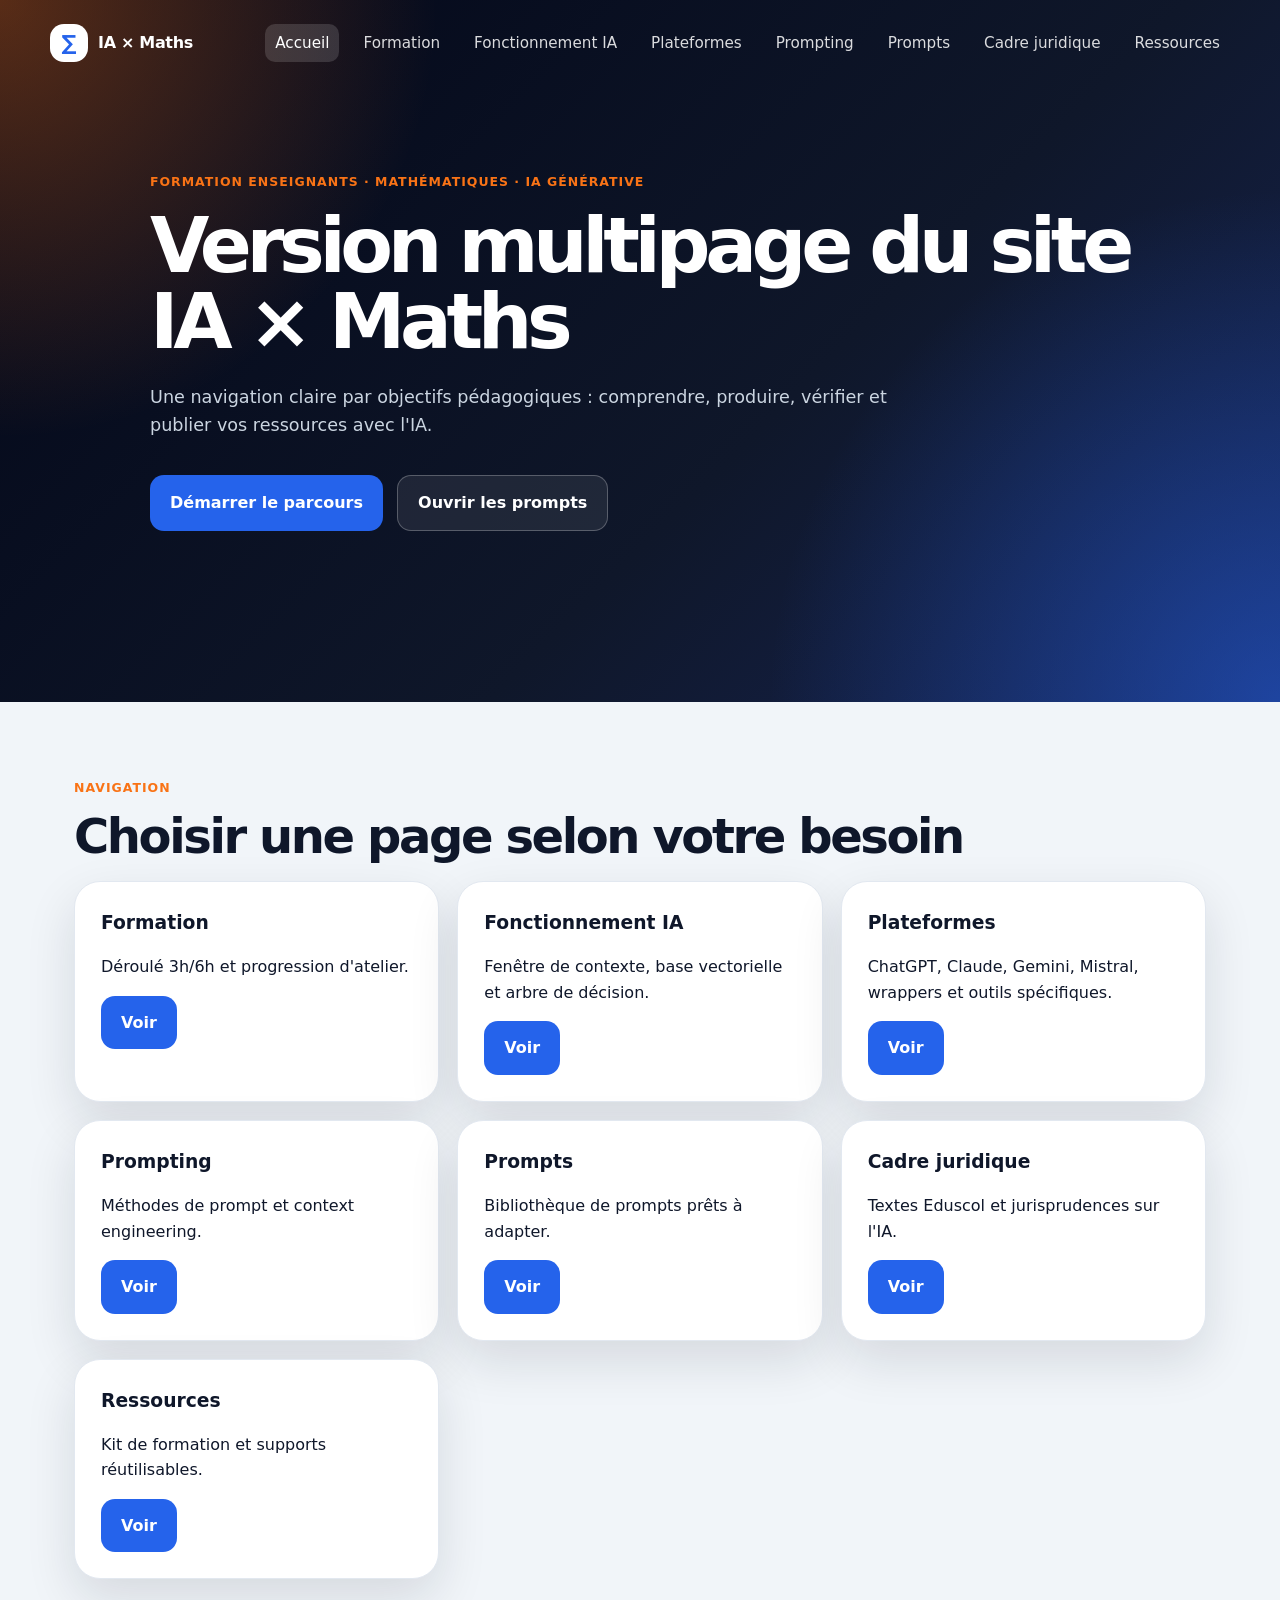
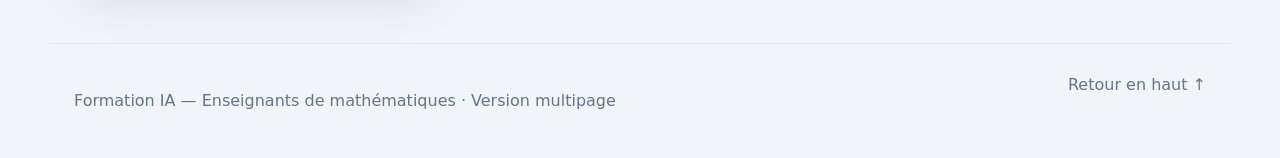
<file: index.html>
<!DOCTYPE html>
<html lang="fr">
<head>
  <meta charset="UTF-8" />
  <meta name="viewport" content="width=device-width, initial-scale=1.0" />
  <title>Formation IA — Enseignants de mathématiques</title>
  <meta name="description" content="Accueil du site multipage de formation sur l'usage de l'IA pour les enseignants de mathématiques." />
  <link rel="stylesheet" href="assets/css/base.css" />
  <link rel="stylesheet" href="assets/css/layout.css" />
  <link rel="stylesheet" href="assets/css/components.css" />
</head>
<body>
  <header class="hero" id="top">
    <nav class="nav">
      <div class="brand"><span class="brand-icon">∑</span><span>IA × Maths</span></div>
      <button class="menu-toggle" aria-label="Ouvrir le menu">☰</button>
      <div class="nav-links">
        <a href="index.html">Accueil</a>
        <a href="pages/formation.html">Formation</a>
        <a href="pages/fonctionnement-ia.html">Fonctionnement IA</a>
        <a href="pages/plateformes.html">Plateformes</a>
        <a href="pages/prompting.html">Prompting</a>
        <a href="pages/prompts.html">Prompts</a>
        <a href="pages/cadre-juridique.html">Cadre juridique</a>
        <a href="pages/ressources.html">Ressources</a>
      </div>
    </nav>

    <section class="hero-content">
      <p class="eyebrow">Formation enseignants · Mathématiques · IA générative</p>
      <h1>Version multipage du site IA × Maths</h1>
      <p class="hero-text">Une navigation claire par objectifs pédagogiques : comprendre, produire, vérifier et publier vos ressources avec l'IA.</p>
      <div class="hero-actions">
        <a class="btn primary" href="pages/formation.html">Démarrer le parcours</a>
        <a class="btn secondary" href="pages/prompts.html">Ouvrir les prompts</a>
      </div>
    </section>
  </header>

  <main>
    <section class="section">
      <p class="section-tag">Navigation</p>
      <h2>Choisir une page selon votre besoin</h2>
      <div class="resource-grid">
        <article class="resource"><h3>Formation</h3><p>Déroulé 3h/6h et progression d'atelier.</p><a class="btn primary" href="pages/formation.html">Voir</a></article>
        <article class="resource"><h3>Fonctionnement IA</h3><p>Fenêtre de contexte, base vectorielle et arbre de décision.</p><a class="btn primary" href="pages/fonctionnement-ia.html">Voir</a></article>
        <article class="resource"><h3>Plateformes</h3><p>ChatGPT, Claude, Gemini, Mistral, wrappers et outils spécifiques.</p><a class="btn primary" href="pages/plateformes.html">Voir</a></article>
        <article class="resource"><h3>Prompting</h3><p>Méthodes de prompt et context engineering.</p><a class="btn primary" href="pages/prompting.html">Voir</a></article>
        <article class="resource"><h3>Prompts</h3><p>Bibliothèque de prompts prêts à adapter.</p><a class="btn primary" href="pages/prompts.html">Voir</a></article>
        <article class="resource"><h3>Cadre juridique</h3><p>Textes Eduscol et jurisprudences sur l'IA.</p><a class="btn primary" href="pages/cadre-juridique.html">Voir</a></article>
        <article class="resource"><h3>Ressources</h3><p>Kit de formation et supports réutilisables.</p><a class="btn primary" href="pages/ressources.html">Voir</a></article>
      </div>
    </section>
  </main>

  <footer class="footer">
    <p>Formation IA — Enseignants de mathématiques · Version multipage</p>
    <a href="#top">Retour en haut ↑</a>
  </footer>

  <script src="assets/js/nav.js"></script>
</body>
</html>
</file>
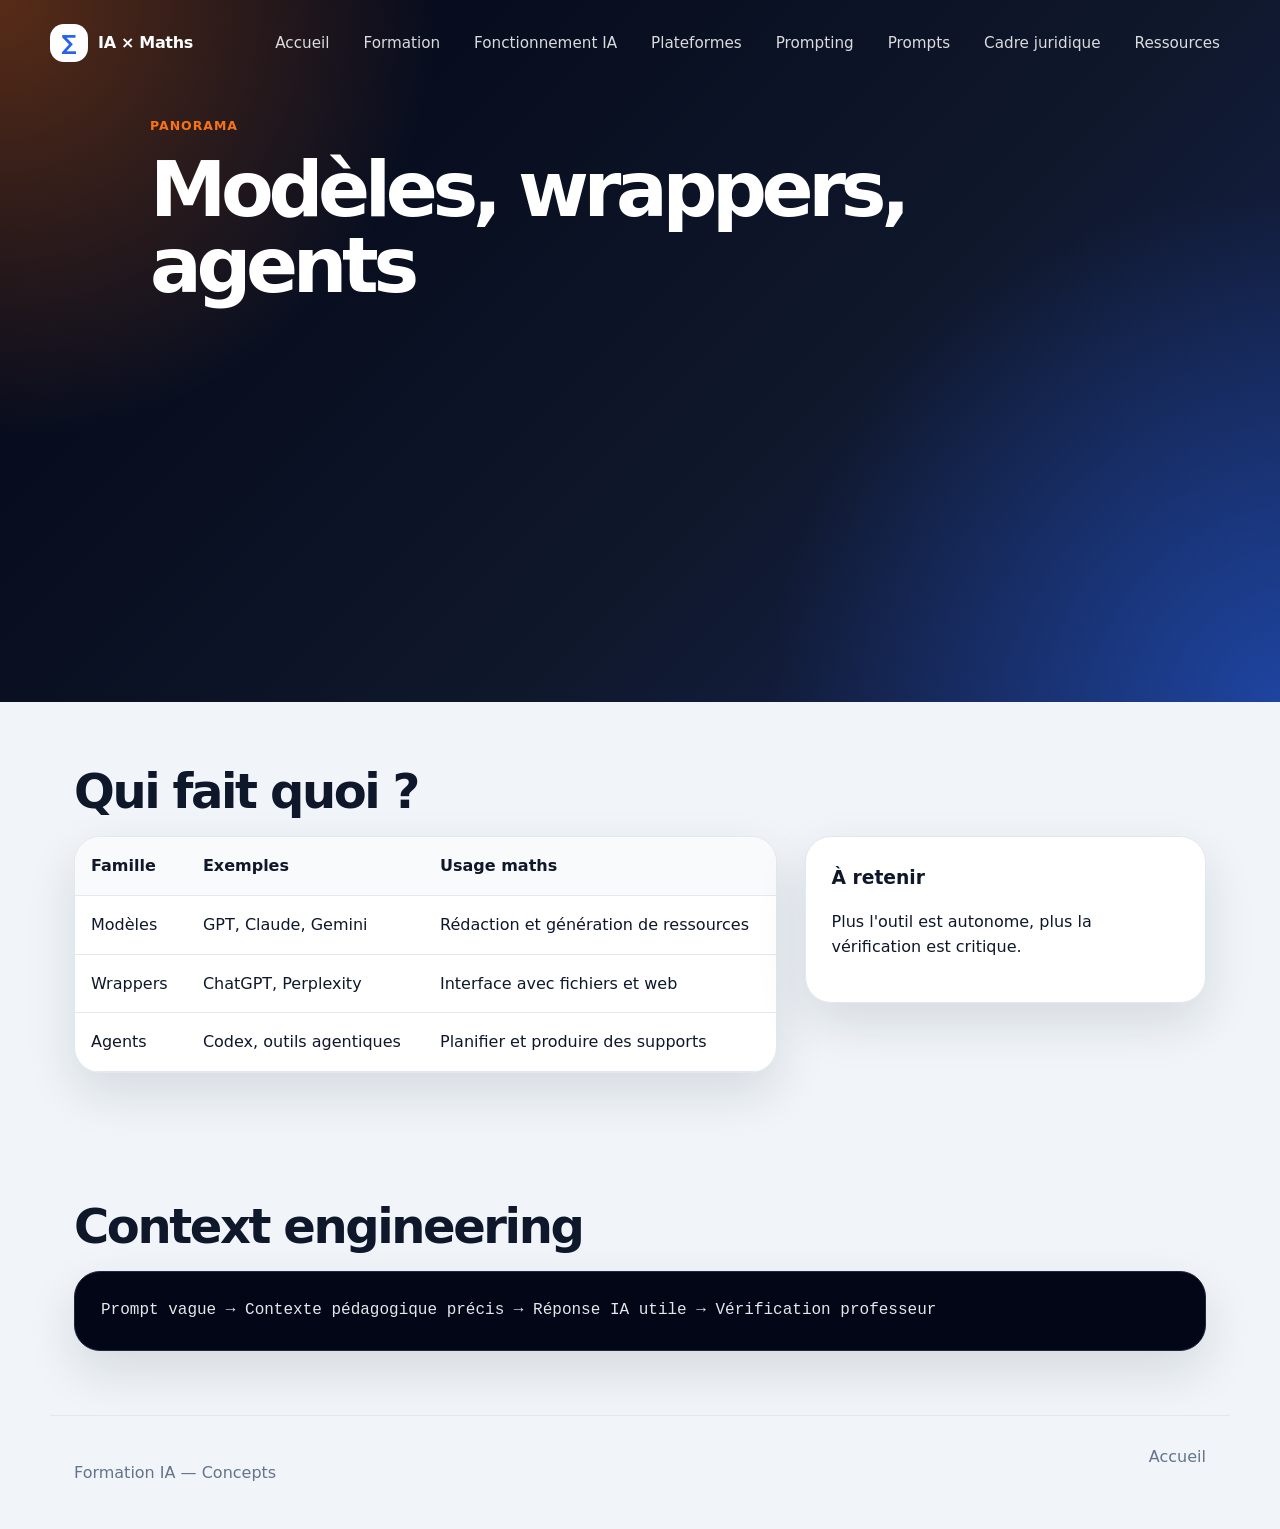
<file: pages/concepts.html>
<!DOCTYPE html>
<html lang="fr">
<head>
  <meta charset="UTF-8" />
  <meta name="viewport" content="width=device-width, initial-scale=1.0" />
  <title>Concepts IA — IA × Maths</title>
  <link rel="stylesheet" href="../assets/css/base.css" />
  <link rel="stylesheet" href="../assets/css/layout.css" />
  <link rel="stylesheet" href="../assets/css/components.css" />
</head>
<body>
  <header class="hero">
    <nav class="nav">
      <div class="brand"><span class="brand-icon">∑</span><span>IA × Maths</span></div><button class="menu-toggle">☰</button>
      
      <div class="nav-links">
        <a href="../index.html">Accueil</a>
        <a href="formation.html">Formation</a>
        <a href="fonctionnement-ia.html">Fonctionnement IA</a>
        <a href="plateformes.html">Plateformes</a>
        <a href="prompting.html">Prompting</a>
        <a href="prompts.html">Prompts</a>
        <a href="cadre-juridique.html">Cadre juridique</a>
        <a href="ressources.html">Ressources</a>
      </div>
    </nav>
    <section class="page-hero"><p class="eyebrow">Panorama</p><h1>Modèles, wrappers, agents</h1></section>
  </header>
  <main>
    <section class="section two-columns">
      <div>
        <h2>Qui fait quoi ?</h2>
        <div class="table-wrap">
          <table>
            <thead><tr><th>Famille</th><th>Exemples</th><th>Usage maths</th></tr></thead>
            <tbody>
              <tr><td>Modèles</td><td>GPT, Claude, Gemini</td><td>Rédaction et génération de ressources</td></tr>
              <tr><td>Wrappers</td><td>ChatGPT, Perplexity</td><td>Interface avec fichiers et web</td></tr>
              <tr><td>Agents</td><td>Codex, outils agentiques</td><td>Planifier et produire des supports</td></tr>
            </tbody>
          </table>
        </div>
      </div>
      <aside class="card"><h3>À retenir</h3><p>Plus l'outil est autonome, plus la vérification est critique.</p></aside>
    </section>
    <section class="section">
      <h2>Context engineering</h2>
      <div class="ascii-card"><pre><code>Prompt vague → Contexte pédagogique précis → Réponse IA utile → Vérification professeur</code></pre></div>
    </section>
  </main>
  <footer class="footer"><p>Formation IA — Concepts</p><a href="../index.html">Accueil</a></footer>
  <script src="../assets/js/nav.js"></script>
</body>
</html>
</file>
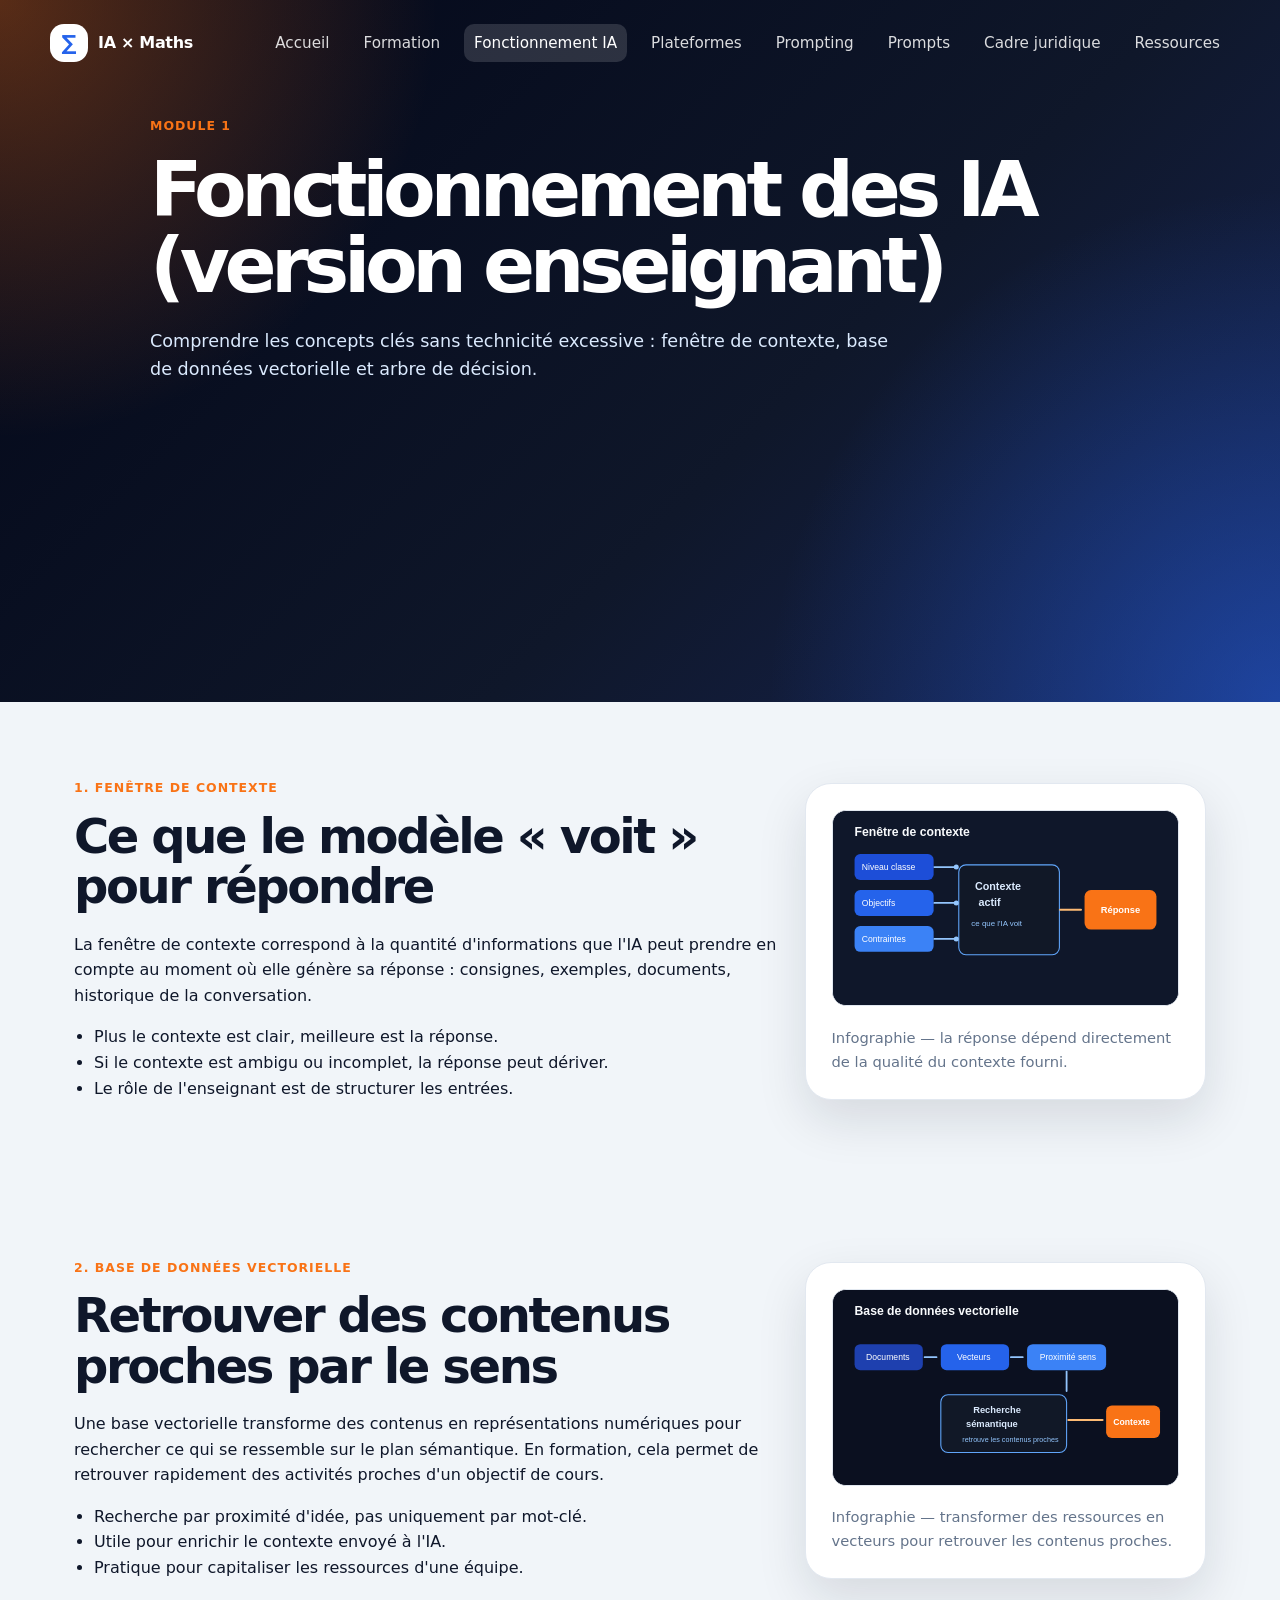
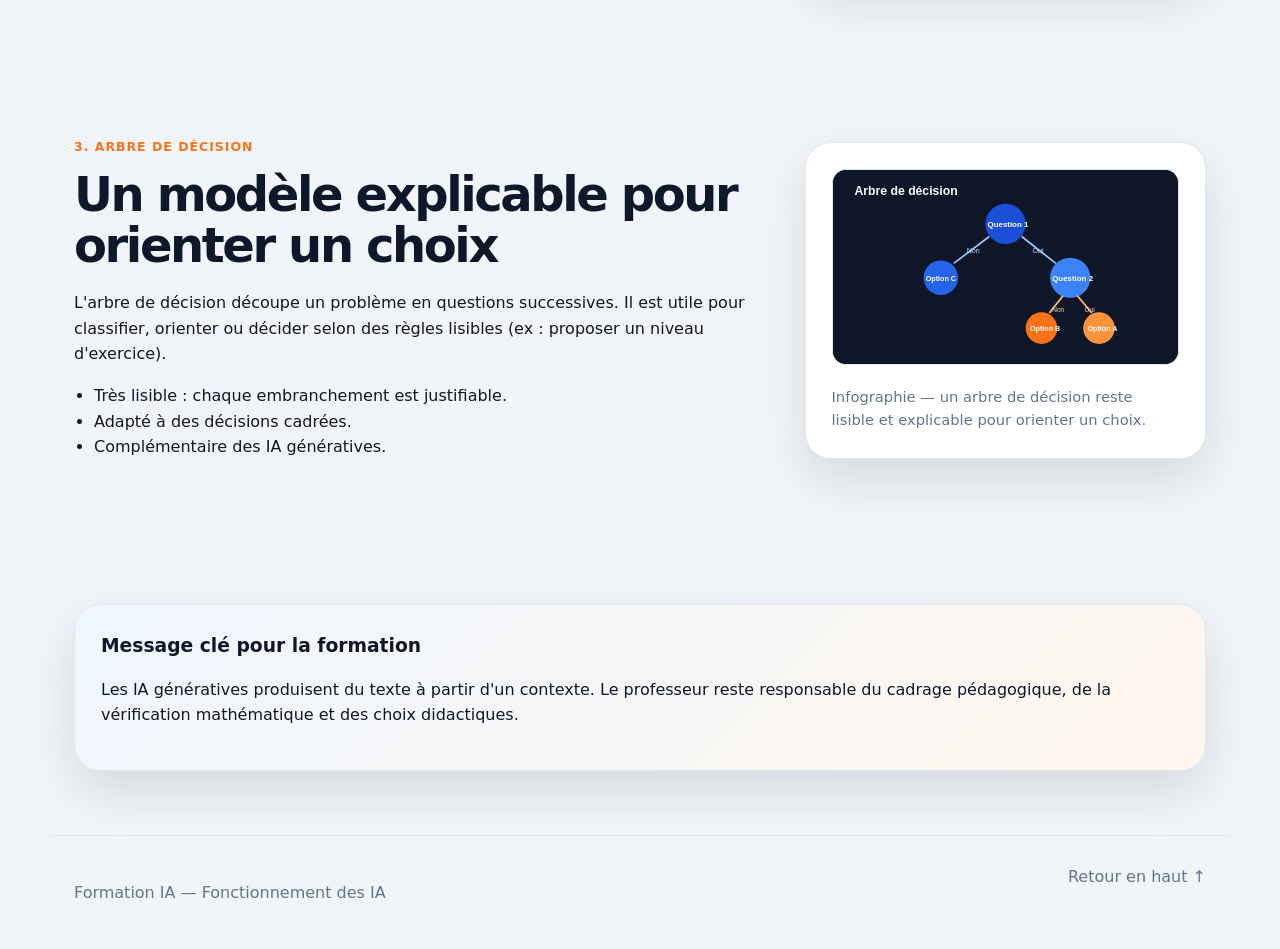
<file: pages/fonctionnement-ia.html>
<!DOCTYPE html>
<html lang="fr">
<head>
  <meta charset="UTF-8" />
  <meta name="viewport" content="width=device-width, initial-scale=1.0" />
  <title>Fonctionnement de l'IA — IA × Maths</title>
  <link rel="stylesheet" href="../assets/css/base.css" />
  <link rel="stylesheet" href="../assets/css/layout.css" />
  <link rel="stylesheet" href="../assets/css/components.css" />
</head>
<body>
  <header class="hero" id="top">
    <nav class="nav">
      <div class="brand"><span class="brand-icon">∑</span><span>IA × Maths</span></div>
      <button class="menu-toggle" aria-label="Ouvrir le menu">☰</button>
      
      <div class="nav-links">
        <a href="../index.html">Accueil</a>
        <a href="formation.html">Formation</a>
        <a href="fonctionnement-ia.html">Fonctionnement IA</a>
        <a href="plateformes.html">Plateformes</a>
        <a href="prompting.html">Prompting</a>
        <a href="prompts.html">Prompts</a>
        <a href="cadre-juridique.html">Cadre juridique</a>
        <a href="ressources.html">Ressources</a>
      </div>
    </nav>
    <section class="page-hero">
      <p class="eyebrow">Module 1</p>
      <h1>Fonctionnement des IA (version enseignant)</h1>
      <p class="hero-text">Comprendre les concepts clés sans technicité excessive : fenêtre de contexte, base de données vectorielle et arbre de décision.</p>
    </section>
  </header>

  <main>
    <section class="section two-columns">
      <div>
        <p class="section-tag">1. Fenêtre de contexte</p>
        <h2>Ce que le modèle « voit » pour répondre</h2>
        <p>La fenêtre de contexte correspond à la quantité d'informations que l'IA peut prendre en compte au moment où elle génère sa réponse : consignes, exemples, documents, historique de la conversation.</p>
        <ul class="clean-list">
          <li>Plus le contexte est clair, meilleure est la réponse.</li>
          <li>Si le contexte est ambigu ou incomplet, la réponse peut dériver.</li>
          <li>Le rôle de l'enseignant est de structurer les entrées.</li>
        </ul>
      </div>
      <aside class="card">
        <img class="concept-diagram" src="../assets/img/context-window.svg" alt="Infographie sur la fenêtre de contexte d'une IA." />
        <p class="diagram-caption">Infographie — la réponse dépend directement de la qualité du contexte fourni.</p>
      </aside>
    </section>

    <section class="section two-columns">
      <div>
        <p class="section-tag">2. Base de données vectorielle</p>
        <h2>Retrouver des contenus proches par le sens</h2>
        <p>Une base vectorielle transforme des contenus en représentations numériques pour rechercher ce qui se ressemble sur le plan sémantique. En formation, cela permet de retrouver rapidement des activités proches d'un objectif de cours.</p>
        <ul class="clean-list">
          <li>Recherche par proximité d'idée, pas uniquement par mot-clé.</li>
          <li>Utile pour enrichir le contexte envoyé à l'IA.</li>
          <li>Pratique pour capitaliser les ressources d'une équipe.</li>
        </ul>
      </div>
      <aside class="card">
        <img class="concept-diagram" src="../assets/img/vector-db.svg" alt="Diagramme d'une base de données vectorielle et de la recherche sémantique." />
        <p class="diagram-caption">Infographie — transformer des ressources en vecteurs pour retrouver les contenus proches.</p>
      </aside>
    </section>

    <section class="section two-columns">
      <div>
        <p class="section-tag">3. Arbre de décision</p>
        <h2>Un modèle explicable pour orienter un choix</h2>
        <p>L'arbre de décision découpe un problème en questions successives. Il est utile pour classifier, orienter ou décider selon des règles lisibles (ex : proposer un niveau d'exercice).</p>
        <ul class="clean-list">
          <li>Très lisible : chaque embranchement est justifiable.</li>
          <li>Adapté à des décisions cadrées.</li>
          <li>Complémentaire des IA génératives.</li>
        </ul>
      </div>
      <aside class="card">
        <img class="concept-diagram" src="../assets/img/decision-tree.svg" alt="Schéma d'un arbre de décision avec embranchements oui/non." />
        <p class="diagram-caption">Infographie — un arbre de décision reste lisible et explicable pour orienter un choix.</p>
      </aside>
    </section>

    <section class="section">
      <div class="card highlight">
        <h3>Message clé pour la formation</h3>
        <p>Les IA génératives produisent du texte à partir d'un contexte. Le professeur reste responsable du cadrage pédagogique, de la vérification mathématique et des choix didactiques.</p>
      </div>
    </section>
  </main>

  <footer class="footer"><p>Formation IA — Fonctionnement des IA</p><a href="#top">Retour en haut ↑</a></footer>
  <script src="../assets/js/nav.js"></script>
</body>
</html>
</file>
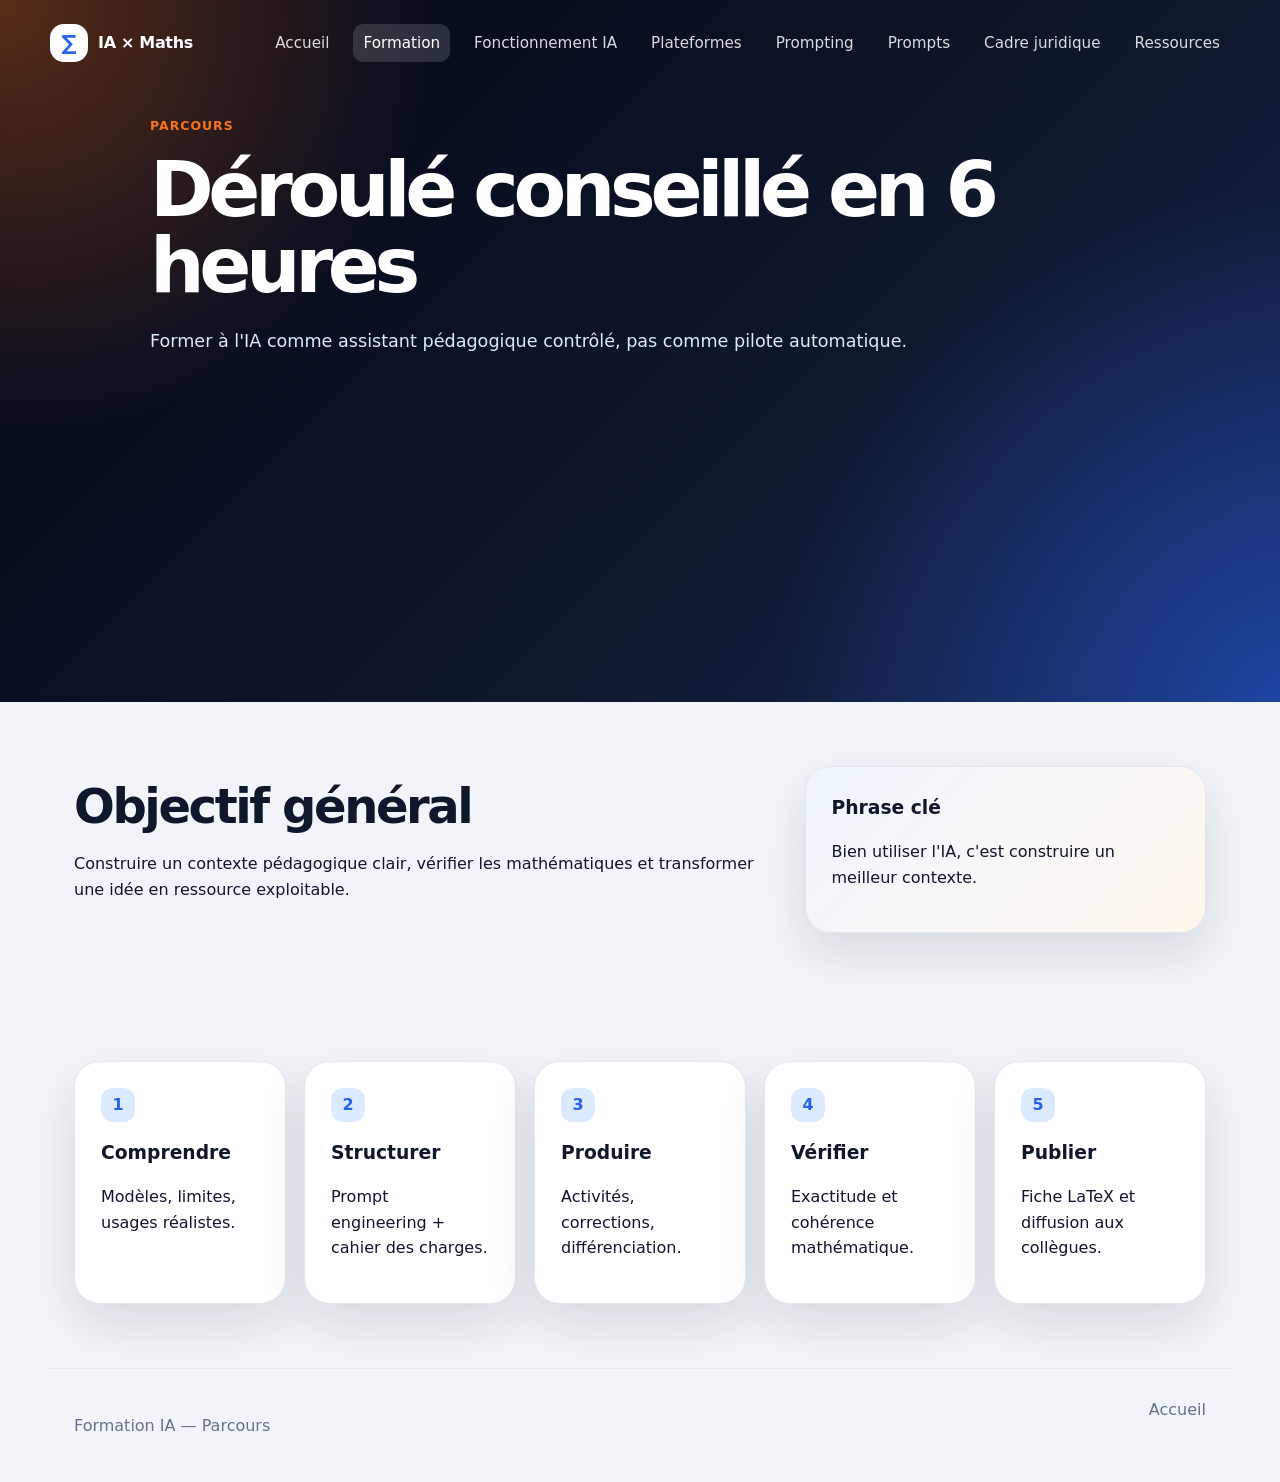
<file: pages/formation.html>
<!DOCTYPE html>
<html lang="fr">
<head>
  <meta charset="UTF-8" />
  <meta name="viewport" content="width=device-width, initial-scale=1.0" />
  <title>Parcours de formation — IA × Maths</title>
  <link rel="stylesheet" href="../assets/css/base.css" />
  <link rel="stylesheet" href="../assets/css/layout.css" />
  <link rel="stylesheet" href="../assets/css/components.css" />
</head>
<body>
  <header class="hero">
    <nav class="nav">
      <div class="brand"><span class="brand-icon">∑</span><span>IA × Maths</span></div>
      <button class="menu-toggle" aria-label="Ouvrir le menu">☰</button>
      
      <div class="nav-links">
        <a href="../index.html">Accueil</a>
        <a href="formation.html">Formation</a>
        <a href="fonctionnement-ia.html">Fonctionnement IA</a>
        <a href="plateformes.html">Plateformes</a>
        <a href="prompting.html">Prompting</a>
        <a href="prompts.html">Prompts</a>
        <a href="cadre-juridique.html">Cadre juridique</a>
        <a href="ressources.html">Ressources</a>
      </div>
    </nav>
    <section class="page-hero">
      <p class="eyebrow">Parcours</p>
      <h1>Déroulé conseillé en 6 heures</h1>
      <p class="hero-text">Former à l'IA comme assistant pédagogique contrôlé, pas comme pilote automatique.</p>
    </section>
  </header>
  <main>
    <section class="section intro-grid">
      <div><h2>Objectif général</h2><p>Construire un contexte pédagogique clair, vérifier les mathématiques et transformer une idée en ressource exploitable.</p></div>
      <div class="card highlight"><h3>Phrase clé</h3><p>Bien utiliser l'IA, c'est construire un meilleur contexte.</p></div>
    </section>
    <section class="section">
      <div class="timeline">
        <article class="step"><span>1</span><h3>Comprendre</h3><p>Modèles, limites, usages réalistes.</p></article>
        <article class="step"><span>2</span><h3>Structurer</h3><p>Prompt engineering + cahier des charges.</p></article>
        <article class="step"><span>3</span><h3>Produire</h3><p>Activités, corrections, différenciation.</p></article>
        <article class="step"><span>4</span><h3>Vérifier</h3><p>Exactitude et cohérence mathématique.</p></article>
        <article class="step"><span>5</span><h3>Publier</h3><p>Fiche LaTeX et diffusion aux collègues.</p></article>
      </div>
    </section>
  </main>
  <footer class="footer"><p>Formation IA — Parcours</p><a href="../index.html">Accueil</a></footer>
  <script src="../assets/js/nav.js"></script>
</body>
</html>
</file>
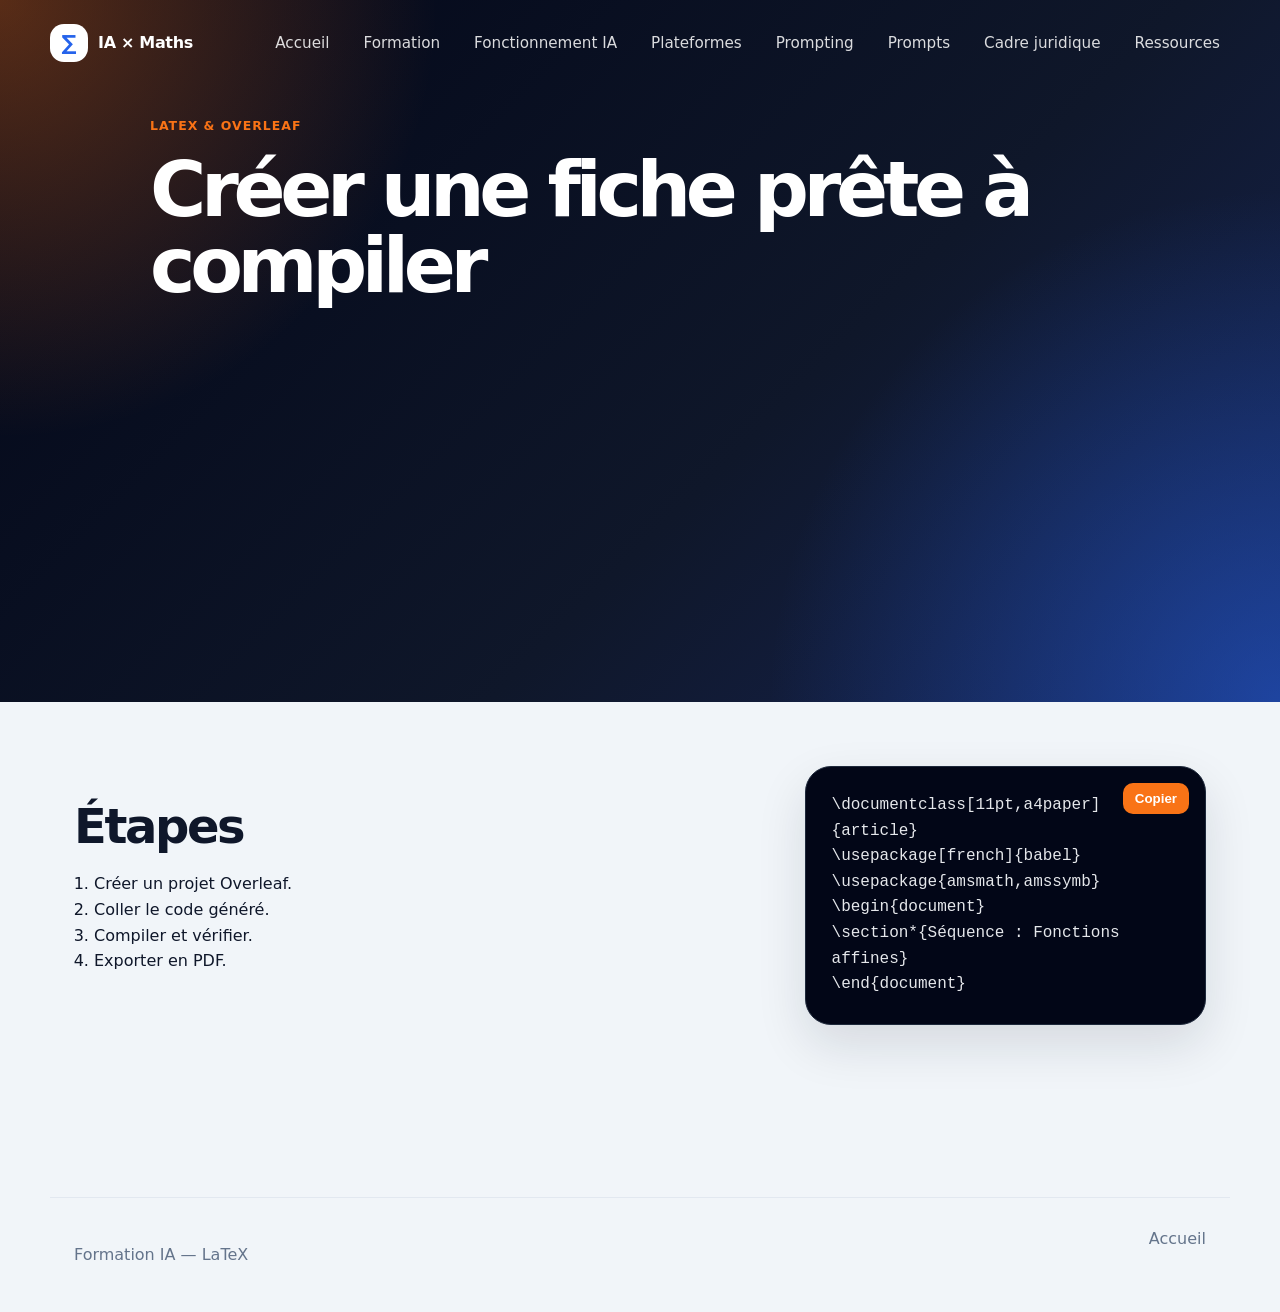
<file: pages/latex-overleaf.html>
<!DOCTYPE html>
<html lang="fr">
<head>
  <meta charset="UTF-8" />
  <meta name="viewport" content="width=device-width, initial-scale=1.0" />
  <title>LaTeX & Overleaf — IA × Maths</title>
  <link rel="stylesheet" href="../assets/css/base.css" />
  <link rel="stylesheet" href="../assets/css/layout.css" />
  <link rel="stylesheet" href="../assets/css/components.css" />
</head>
<body>
  <header class="hero">
    <nav class="nav">
      <div class="brand"><span class="brand-icon">∑</span><span>IA × Maths</span></div><button class="menu-toggle">☰</button>
      
      <div class="nav-links">
        <a href="../index.html">Accueil</a>
        <a href="formation.html">Formation</a>
        <a href="fonctionnement-ia.html">Fonctionnement IA</a>
        <a href="plateformes.html">Plateformes</a>
        <a href="prompting.html">Prompting</a>
        <a href="prompts.html">Prompts</a>
        <a href="cadre-juridique.html">Cadre juridique</a>
        <a href="ressources.html">Ressources</a>
      </div>
    </nav>
    <section class="page-hero"><p class="eyebrow">LaTeX & Overleaf</p><h1>Créer une fiche prête à compiler</h1></section>
  </header>
  <main>
    <section class="section two-columns">
      <div>
        <h2>Étapes</h2>
        <ol class="clean-list"><li>Créer un projet Overleaf.</li><li>Coller le code généré.</li><li>Compiler et vérifier.</li><li>Exporter en PDF.</li></ol>
      </div>
      <div class="prompt-box">
        <button class="copy-btn" data-copy-target="latex-code">Copier</button>
        <pre id="latex-code"><code>\documentclass[11pt,a4paper]{article}
\usepackage[french]{babel}
\usepackage{amsmath,amssymb}
\begin{document}
\section*{Séquence : Fonctions affines}
\end{document}</code></pre>
      </div>
    </section>
  </main>
  <footer class="footer"><p>Formation IA — LaTeX</p><a href="../index.html">Accueil</a></footer>
  <script src="../assets/js/nav.js"></script>
  <script src="../assets/js/copy.js"></script>
</body>
</html>
</file>
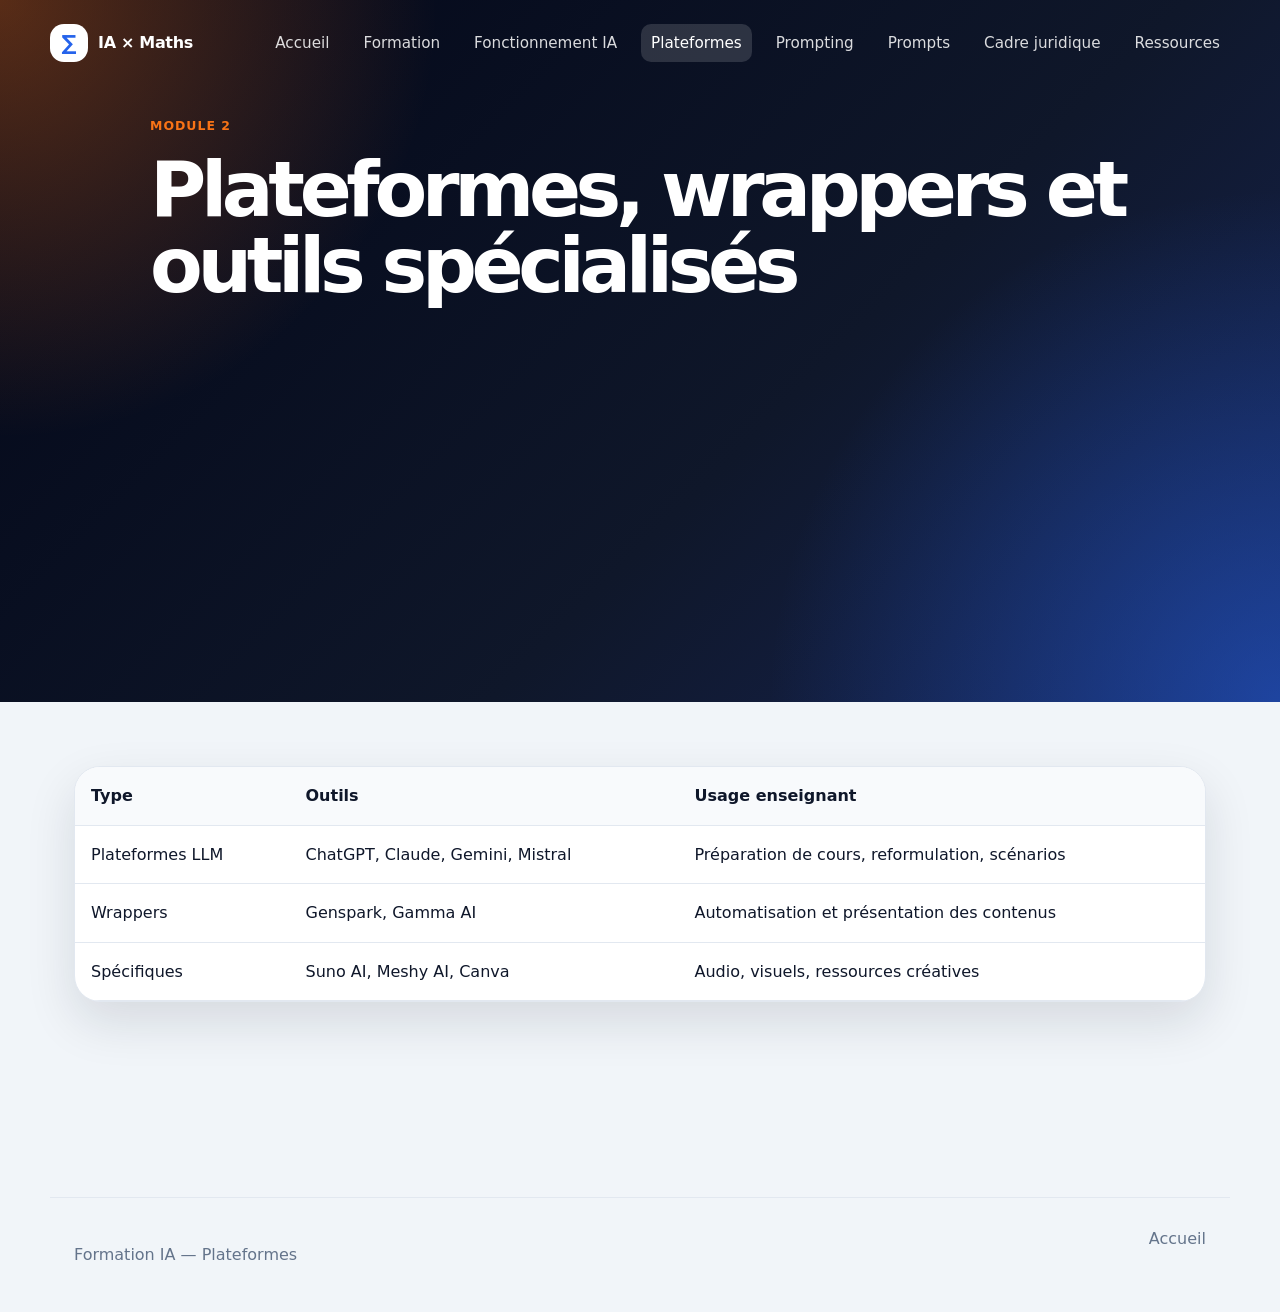
<file: pages/plateformes.html>
<!DOCTYPE html>
<html lang="fr">
<head><meta charset="UTF-8" /><meta name="viewport" content="width=device-width, initial-scale=1.0" />
  <title>Plateformes IA — IA × Maths</title>
  <link rel="stylesheet" href="../assets/css/base.css" /><link rel="stylesheet" href="../assets/css/layout.css" /><link rel="stylesheet" href="../assets/css/components.css" />
</head>
<body>
<header class="hero"><nav class="nav"><div class="brand"><span class="brand-icon">∑</span><span>IA × Maths</span></div><button class="menu-toggle">☰</button>
      <div class="nav-links">
        <a href="../index.html">Accueil</a>
        <a href="formation.html">Formation</a>
        <a href="fonctionnement-ia.html">Fonctionnement IA</a>
        <a href="plateformes.html">Plateformes</a>
        <a href="prompting.html">Prompting</a>
        <a href="prompts.html">Prompts</a>
        <a href="cadre-juridique.html">Cadre juridique</a>
        <a href="ressources.html">Ressources</a>
      </div></nav><section class="page-hero"><p class="eyebrow">Module 2</p><h1>Plateformes, wrappers et outils spécialisés</h1></section></header>
<main>
<section class="section"><div class="table-wrap"><table><thead><tr><th>Type</th><th>Outils</th><th>Usage enseignant</th></tr></thead><tbody><tr><td>Plateformes LLM</td><td>ChatGPT, Claude, Gemini, Mistral</td><td>Préparation de cours, reformulation, scénarios</td></tr><tr><td>Wrappers</td><td>Genspark, Gamma AI</td><td>Automatisation et présentation des contenus</td></tr><tr><td>Spécifiques</td><td>Suno AI, Meshy AI, Canva</td><td>Audio, visuels, ressources créatives</td></tr></tbody></table></div></section>
</main>
<footer class="footer"><p>Formation IA — Plateformes</p><a href="../index.html">Accueil</a></footer><script src="../assets/js/nav.js"></script>
</body></html>
</file>
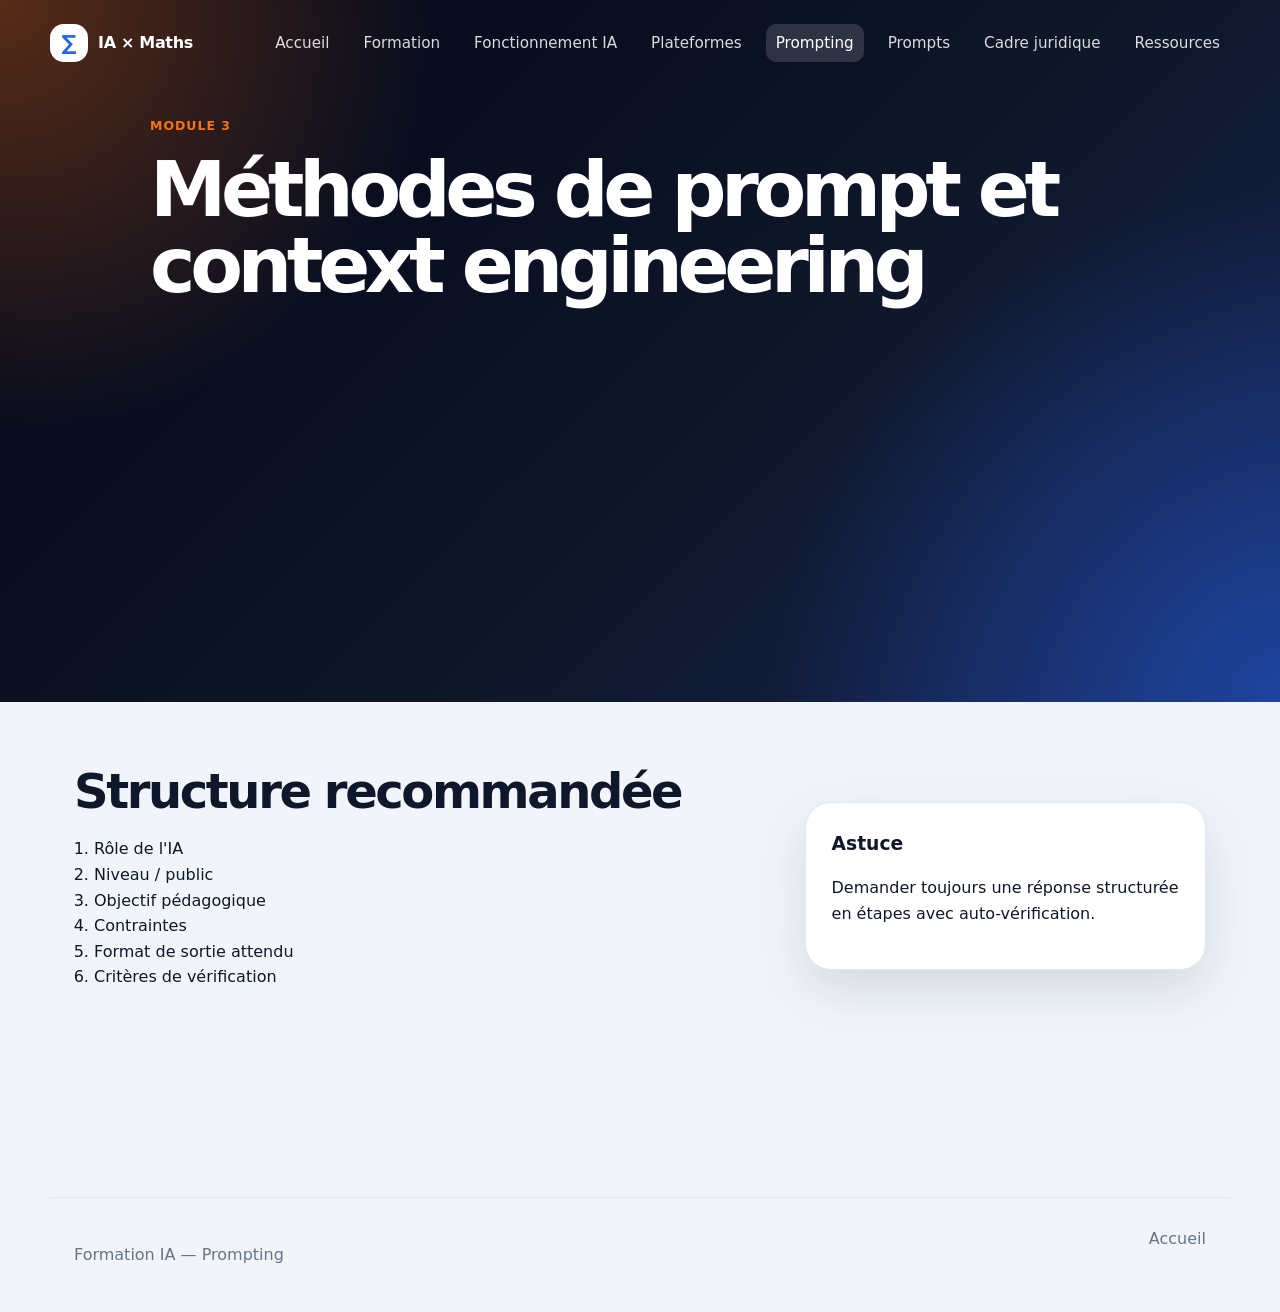
<file: pages/prompting.html>
<!DOCTYPE html>
<html lang="fr">
<head><meta charset="UTF-8" /><meta name="viewport" content="width=device-width, initial-scale=1.0" />
  <title>Prompt & Context engineering — IA × Maths</title>
  <link rel="stylesheet" href="../assets/css/base.css" /><link rel="stylesheet" href="../assets/css/layout.css" /><link rel="stylesheet" href="../assets/css/components.css" />
</head>
<body>
<header class="hero"><nav class="nav"><div class="brand"><span class="brand-icon">∑</span><span>IA × Maths</span></div><button class="menu-toggle">☰</button>
      <div class="nav-links">
        <a href="../index.html">Accueil</a>
        <a href="formation.html">Formation</a>
        <a href="fonctionnement-ia.html">Fonctionnement IA</a>
        <a href="plateformes.html">Plateformes</a>
        <a href="prompting.html">Prompting</a>
        <a href="prompts.html">Prompts</a>
        <a href="cadre-juridique.html">Cadre juridique</a>
        <a href="ressources.html">Ressources</a>
      </div></nav><section class="page-hero"><p class="eyebrow">Module 3</p><h1>Méthodes de prompt et context engineering</h1></section></header>
<main>
<section class="section two-columns"><div><h2>Structure recommandée</h2><ol class="clean-list"><li>Rôle de l'IA</li><li>Niveau / public</li><li>Objectif pédagogique</li><li>Contraintes</li><li>Format de sortie attendu</li><li>Critères de vérification</li></ol></div><div class="card"><h3>Astuce</h3><p>Demander toujours une réponse structurée en étapes avec auto-vérification.</p></div></section>
</main>
<footer class="footer"><p>Formation IA — Prompting</p><a href="../index.html">Accueil</a></footer><script src="../assets/js/nav.js"></script>
</body></html>
</file>
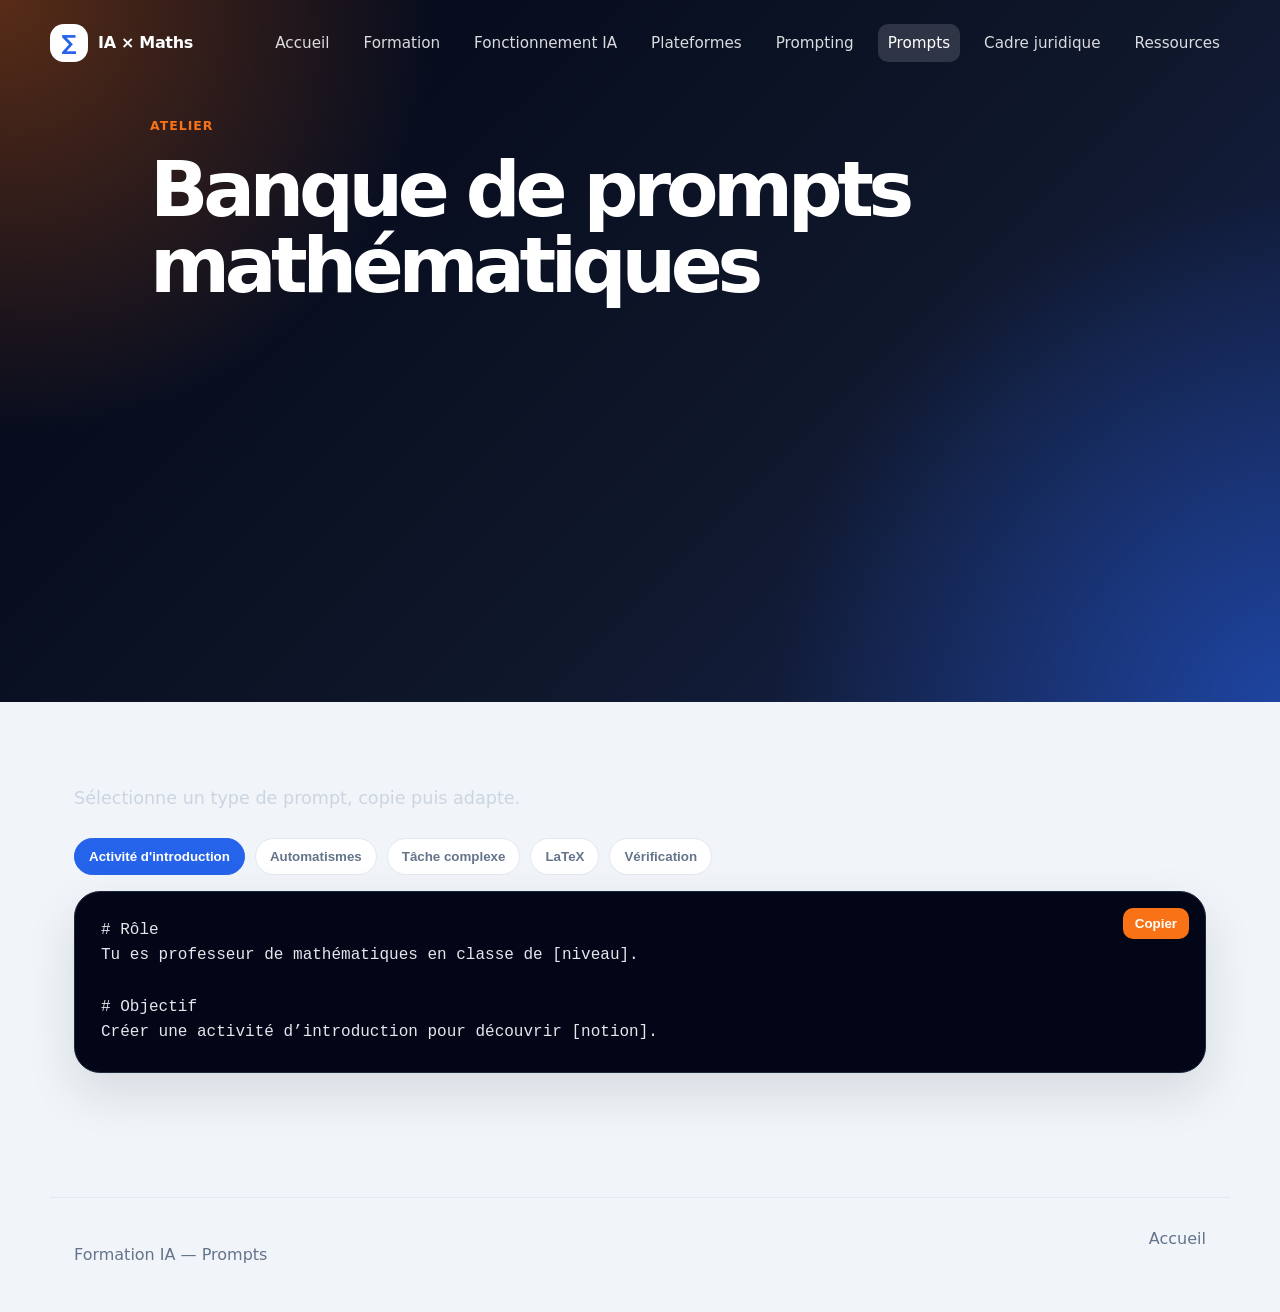
<file: pages/prompts.html>
<!DOCTYPE html>
<html lang="fr">
<head>
  <meta charset="UTF-8" />
  <meta name="viewport" content="width=device-width, initial-scale=1.0" />
  <title>Banque de prompts — IA × Maths</title>
  <link rel="stylesheet" href="../assets/css/base.css" />
  <link rel="stylesheet" href="../assets/css/layout.css" />
  <link rel="stylesheet" href="../assets/css/components.css" />
</head>
<body>
  <header class="hero">
    <nav class="nav">
      <div class="brand"><span class="brand-icon">∑</span><span>IA × Maths</span></div><button class="menu-toggle">☰</button>
      
      <div class="nav-links">
        <a href="../index.html">Accueil</a>
        <a href="formation.html">Formation</a>
        <a href="fonctionnement-ia.html">Fonctionnement IA</a>
        <a href="plateformes.html">Plateformes</a>
        <a href="prompting.html">Prompting</a>
        <a href="prompts.html">Prompts</a>
        <a href="cadre-juridique.html">Cadre juridique</a>
        <a href="ressources.html">Ressources</a>
      </div>
    </nav>
    <section class="page-hero"><p class="eyebrow">Atelier</p><h1>Banque de prompts mathématiques</h1></section>
  </header>
  <main>
    <section class="section">
      <p class="section-intro">Sélectionne un type de prompt, copie puis adapte.</p>
      <div class="prompt-tabs" role="tablist">
        <button class="tab active" data-tab="intro">Activité d'introduction</button>
        <button class="tab" data-tab="auto">Automatismes</button>
        <button class="tab" data-tab="complexe">Tâche complexe</button>
        <button class="tab" data-tab="latexprompt">LaTeX</button>
        <button class="tab" data-tab="verification">Vérification</button>
      </div>
      <div class="prompt-box">
        <button class="copy-btn" data-copy-target="prompt-content">Copier</button>
        <pre id="prompt-content"><code># Rôle
Tu es professeur de mathématiques en classe de [niveau].

# Objectif
Créer une activité d’introduction pour découvrir [notion].</code></pre>
      </div>
    </section>
  </main>
  <footer class="footer"><p>Formation IA — Prompts</p><a href="../index.html">Accueil</a></footer>
  <script src="../assets/js/nav.js"></script>
  <script src="../assets/js/tabs.js"></script>
  <script src="../assets/js/copy.js"></script>
</body>
</html>
</file>
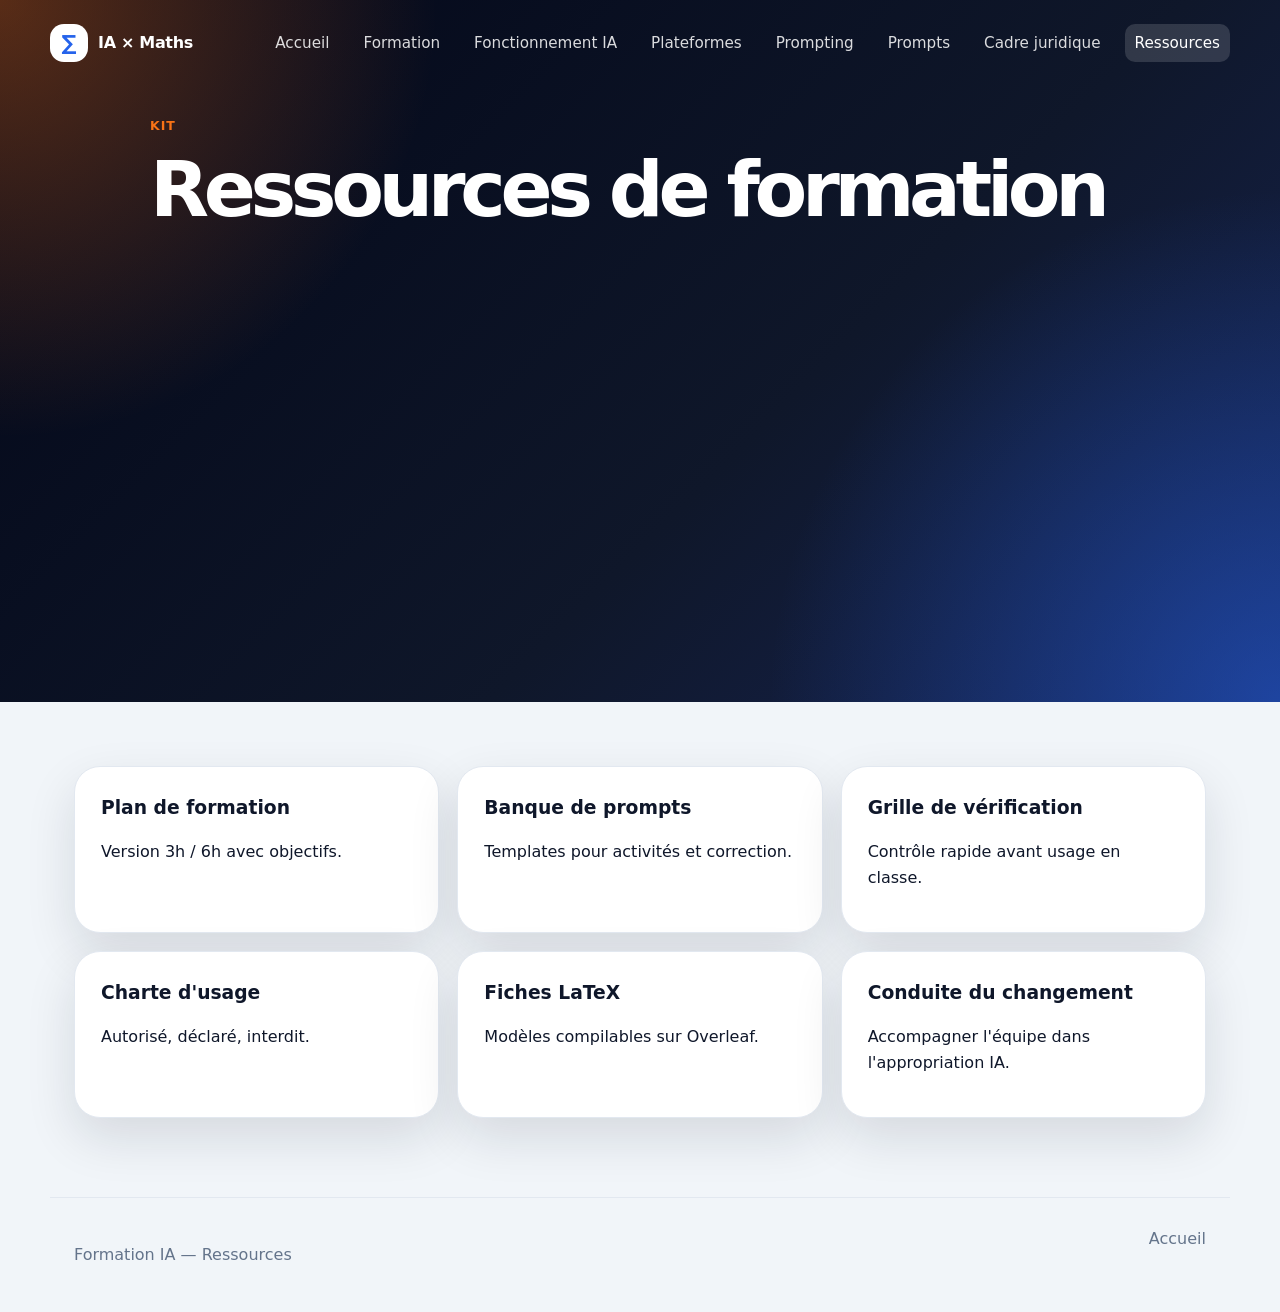
<file: pages/ressources.html>
<!DOCTYPE html>
<html lang="fr">
<head>
  <meta charset="UTF-8" />
  <meta name="viewport" content="width=device-width, initial-scale=1.0" />
  <title>Ressources — IA × Maths</title>
  <link rel="stylesheet" href="../assets/css/base.css" />
  <link rel="stylesheet" href="../assets/css/layout.css" />
  <link rel="stylesheet" href="../assets/css/components.css" />
</head>
<body>
  <header class="hero">
    <nav class="nav">
      <div class="brand"><span class="brand-icon">∑</span><span>IA × Maths</span></div><button class="menu-toggle">☰</button>
      
      <div class="nav-links">
        <a href="../index.html">Accueil</a>
        <a href="formation.html">Formation</a>
        <a href="fonctionnement-ia.html">Fonctionnement IA</a>
        <a href="plateformes.html">Plateformes</a>
        <a href="prompting.html">Prompting</a>
        <a href="prompts.html">Prompts</a>
        <a href="cadre-juridique.html">Cadre juridique</a>
        <a href="ressources.html">Ressources</a>
      </div>
    </nav>
    <section class="page-hero"><p class="eyebrow">Kit</p><h1>Ressources de formation</h1></section>
  </header>
  <main>
    <section class="section">
      <div class="resource-grid">
        <article class="resource"><h3>Plan de formation</h3><p>Version 3h / 6h avec objectifs.</p></article>
        <article class="resource"><h3>Banque de prompts</h3><p>Templates pour activités et correction.</p></article>
        <article class="resource"><h3>Grille de vérification</h3><p>Contrôle rapide avant usage en classe.</p></article>
        <article class="resource"><h3>Charte d'usage</h3><p>Autorisé, déclaré, interdit.</p></article>
        <article class="resource"><h3>Fiches LaTeX</h3><p>Modèles compilables sur Overleaf.</p></article>
        <article class="resource"><h3>Conduite du changement</h3><p>Accompagner l'équipe dans l'appropriation IA.</p></article>
      </div>
    </section>
  </main>
  <footer class="footer"><p>Formation IA — Ressources</p><a href="../index.html">Accueil</a></footer>
  <script src="../assets/js/nav.js"></script>
</body>
</html>
</file>
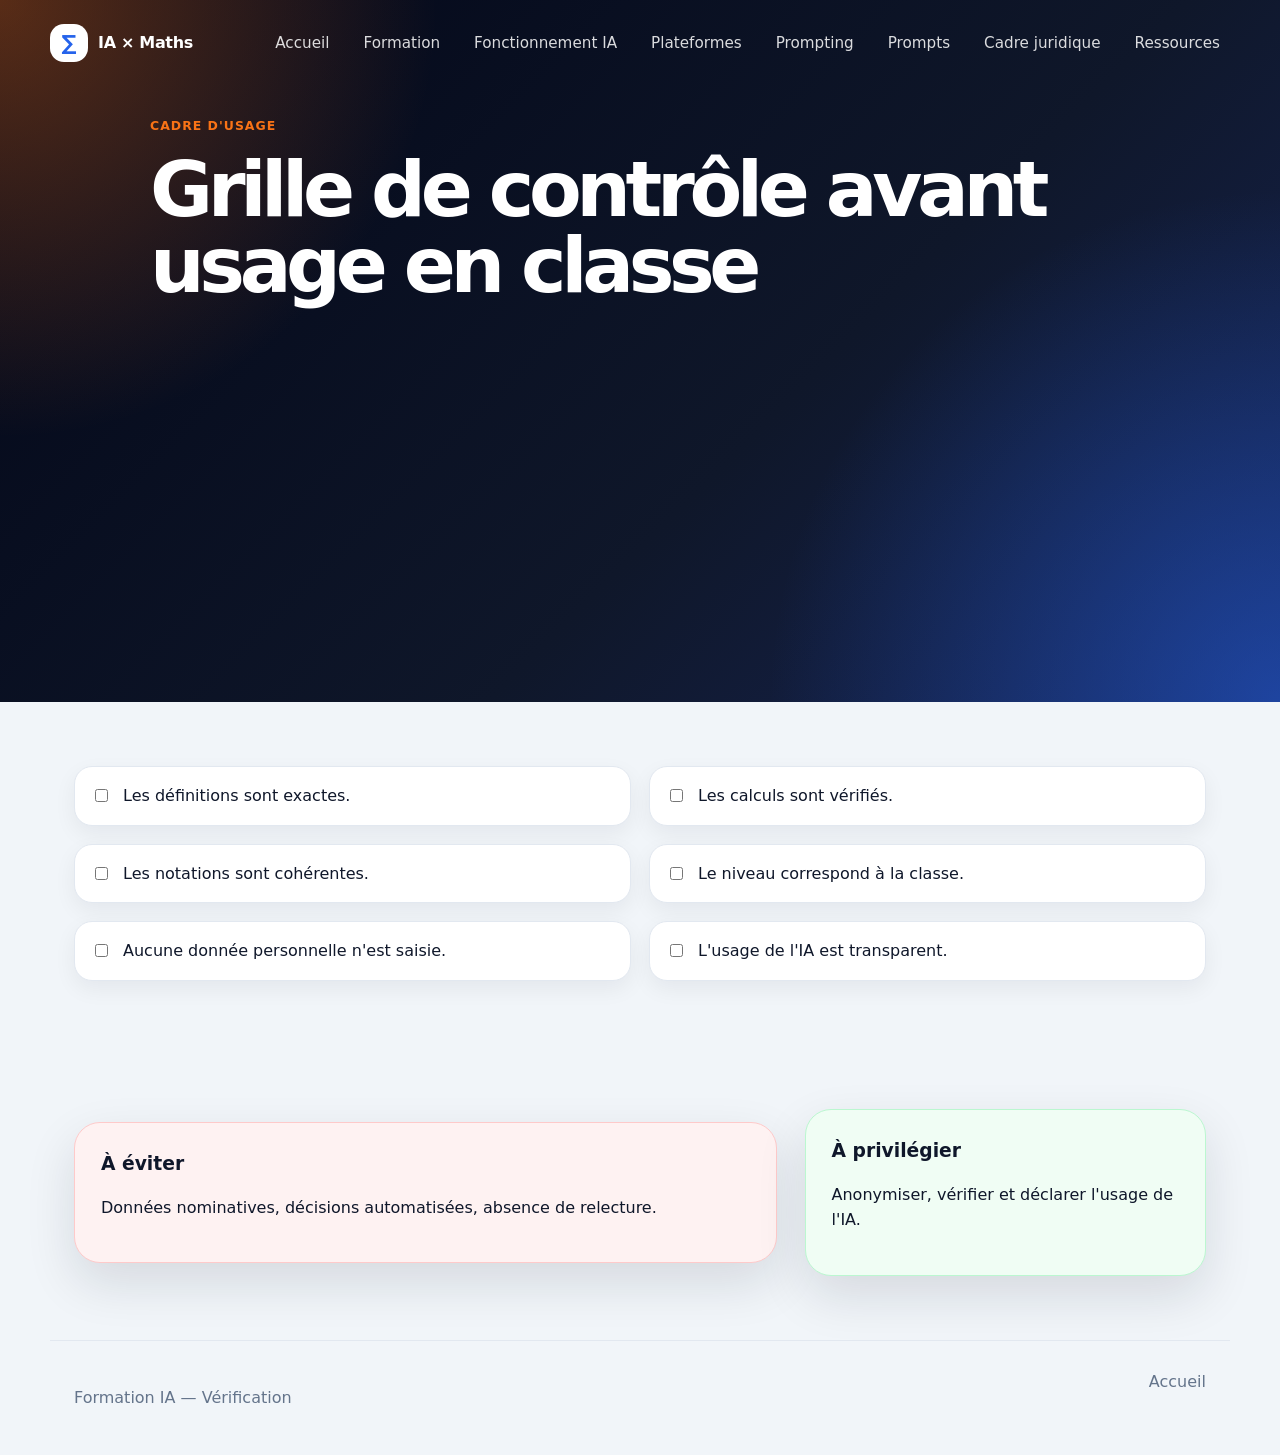
<file: pages/verification.html>
<!DOCTYPE html>
<html lang="fr">
<head>
  <meta charset="UTF-8" />
  <meta name="viewport" content="width=device-width, initial-scale=1.0" />
  <title>Vérification & cadre — IA × Maths</title>
  <link rel="stylesheet" href="../assets/css/base.css" />
  <link rel="stylesheet" href="../assets/css/layout.css" />
  <link rel="stylesheet" href="../assets/css/components.css" />
</head>
<body>
  <header class="hero">
    <nav class="nav">
      <div class="brand"><span class="brand-icon">∑</span><span>IA × Maths</span></div><button class="menu-toggle">☰</button>
      
      <div class="nav-links">
        <a href="../index.html">Accueil</a>
        <a href="formation.html">Formation</a>
        <a href="fonctionnement-ia.html">Fonctionnement IA</a>
        <a href="plateformes.html">Plateformes</a>
        <a href="prompting.html">Prompting</a>
        <a href="prompts.html">Prompts</a>
        <a href="cadre-juridique.html">Cadre juridique</a>
        <a href="ressources.html">Ressources</a>
      </div>
    </nav>
    <section class="page-hero"><p class="eyebrow">Cadre d'usage</p><h1>Grille de contrôle avant usage en classe</h1></section>
  </header>
  <main>
    <section class="section">
      <div class="check-grid">
        <label><input type="checkbox" /> Les définitions sont exactes.</label>
        <label><input type="checkbox" /> Les calculs sont vérifiés.</label>
        <label><input type="checkbox" /> Les notations sont cohérentes.</label>
        <label><input type="checkbox" /> Le niveau correspond à la classe.</label>
        <label><input type="checkbox" /> Aucune donnée personnelle n'est saisie.</label>
        <label><input type="checkbox" /> L'usage de l'IA est transparent.</label>
      </div>
    </section>
    <section class="section two-columns">
      <div class="card danger"><h3>À éviter</h3><p>Données nominatives, décisions automatisées, absence de relecture.</p></div>
      <div class="card success"><h3>À privilégier</h3><p>Anonymiser, vérifier et déclarer l'usage de l'IA.</p></div>
    </section>
  </main>
  <footer class="footer"><p>Formation IA — Vérification</p><a href="../index.html">Accueil</a></footer>
  <script src="../assets/js/nav.js"></script>
</body>
</html>
</file>
<file: assets/css/base.css>
:root {
  --bg: #f1f5f9;
  --panel: #ffffff;
  --text: #0f172a;
  --muted: #64748b;
  --primary: #2563eb;
  --primary-dark: #1d4ed8;
  --accent: #f97316;
  --border: #e2e8f0;
  --shadow: 0 20px 50px rgba(15, 23, 42, 0.12);
}

* {
  box-sizing: border-box;
}

html {
  scroll-behavior: smooth;
}

body {
  margin: 0;
  font-family: Inter, ui-sans-serif, system-ui, -apple-system, BlinkMacSystemFont, "Segoe UI", sans-serif;
  color: var(--text);
  background: var(--bg);
  line-height: 1.6;
}

a {
  color: inherit;
  text-decoration: none;
}

pre,
code {
  font-family: "Cascadia Code", "Fira Code", Consolas, monospace;
}
</file>
<file: assets/css/layout.css>
.hero {
  min-height: 78vh;
  color: #fff;
  background:
    radial-gradient(circle at top left, rgba(249, 115, 22, 0.35), transparent 30%),
    radial-gradient(circle at bottom right, rgba(37, 99, 235, 0.5), transparent 35%),
    linear-gradient(135deg, #020617, #0f172a 60%, #172554);
  padding: 24px;
}

.site-shell {
  padding: 24px;
}

.nav {
  max-width: 1180px;
  margin: 0 auto;
  display: flex;
  align-items: center;
  justify-content: space-between;
  position: relative;
}

.brand {
  display: flex;
  align-items: center;
  gap: 10px;
  font-weight: 800;
  letter-spacing: -0.02em;
}

.brand-icon {
  width: 38px;
  height: 38px;
  border-radius: 14px;
  display: grid;
  place-items: center;
  background: #fff;
  color: var(--primary);
  font-size: 1.3rem;
}

.nav-links {
  display: flex;
  gap: 14px;
  font-size: 0.95rem;
}

.nav-links a {
  opacity: 0.85;
  padding: 7px 10px;
  border-radius: 10px;
}

.nav-links a.active,
.nav-links a:hover {
  opacity: 1;
  background: rgba(255, 255, 255, 0.14);
}

.menu-toggle {
  display: none;
  background: rgba(255, 255, 255, 0.1);
  color: #fff;
  border: 1px solid rgba(255, 255, 255, 0.2);
  padding: 8px 12px;
  border-radius: 10px;
  font-size: 1.2rem;
}

.hero-content,
.page-hero {
  max-width: 980px;
  margin: 110px auto 0;
}

.page-hero {
  margin-top: 54px;
}

main {
  min-height: 55vh;
}

.section {
  max-width: 1180px;
  margin: 0 auto;
  padding: 64px 24px;
}

.section h1,
.section h2 {
  font-size: clamp(2rem, 4vw, 3rem);
  line-height: 1.05;
  letter-spacing: -0.05em;
  margin: 0 0 20px;
}

.two-columns,
.intro-grid {
  display: grid;
  grid-template-columns: 1.4fr 0.8fr;
  gap: 28px;
  align-items: center;
}

.cards,
.resource-grid,
.check-grid,
.timeline {
  display: grid;
  gap: 18px;
}

.cards {
  grid-template-columns: repeat(3, 1fr);
}

.resource-grid {
  grid-template-columns: repeat(3, 1fr);
}

.timeline {
  grid-template-columns: repeat(5, 1fr);
}

.check-grid {
  grid-template-columns: repeat(2, 1fr);
}

.footer {
  display: flex;
  justify-content: space-between;
  gap: 20px;
  padding: 28px 24px;
  max-width: 1180px;
  margin: 0 auto;
  color: var(--muted);
  border-top: 1px solid var(--border);
}

@media (max-width: 900px) {
  .timeline,
  .cards,
  .resource-grid,
  .intro-grid,
  .two-columns,
  .check-grid {
    grid-template-columns: 1fr;
  }

  .nav-links {
    display: none;
    position: absolute;
    top: 72px;
    left: 0;
    right: 0;
    background: rgba(15, 23, 42, 0.96);
    border: 1px solid rgba(255, 255, 255, 0.14);
    border-radius: 18px;
    padding: 18px;
    flex-direction: column;
  }

  .nav-links.open {
    display: flex;
  }

  .menu-toggle {
    display: block;
  }

  .hero-content {
    margin-top: 80px;
  }

  .footer {
    flex-direction: column;
  }
}
</file>
<file: assets/css/components.css>
.eyebrow,
.section-tag {
  color: var(--accent);
  font-weight: 800;
  text-transform: uppercase;
  letter-spacing: 0.08em;
  font-size: 0.78rem;
}

.hero h1 {
  font-size: clamp(2.4rem, 6vw, 5.2rem);
  line-height: 0.98;
  letter-spacing: -0.07em;
  margin: 16px 0 24px;
}

.hero-text,
.section-intro {
  max-width: 760px;
  color: #cbd5e1;
  font-size: 1.1rem;
}

.page-hero .hero-text {
  color: #dbeafe;
}

.btn {
  display: inline-flex;
  align-items: center;
  justify-content: center;
  padding: 14px 20px;
  border-radius: 14px;
  font-weight: 700;
}

.btn.primary {
  background: var(--primary);
  color: #fff;
}

.btn.primary:hover {
  background: var(--primary-dark);
}

.btn.secondary {
  border: 1px solid rgba(255, 255, 255, 0.25);
  color: #fff;
  background: rgba(255, 255, 255, 0.08);
}

.hero-actions {
  margin-top: 36px;
  display: flex;
  gap: 14px;
  flex-wrap: wrap;
}

.card,
.resource,
.step,
.ascii-card,
.prompt-box,
.table-wrap {
  background: var(--panel);
  border: 1px solid var(--border);
  border-radius: 26px;
  padding: 26px;
  box-shadow: var(--shadow);
}

.card.highlight {
  background: linear-gradient(135deg, #eff6ff, #fff7ed);
}

.card h3,
.resource h3,
.step h3 {
  margin-top: 0;
  margin-bottom: 8px;
}

.step span {
  width: 34px;
  height: 34px;
  display: grid;
  place-items: center;
  border-radius: 12px;
  background: #dbeafe;
  color: var(--primary);
  font-weight: 800;
  margin-bottom: 16px;
}

.table-wrap {
  overflow-x: auto;
  padding: 0;
}

table {
  width: 100%;
  border-collapse: collapse;
  min-width: 620px;
}

th,
td {
  text-align: left;
  padding: 16px;
  border-bottom: 1px solid var(--border);
}

th {
  background: #f8fafc;
}

.ascii-card,
.prompt-box {
  background: #020617;
  color: #e5e7eb;
  border-color: #1e293b;
}

.ascii-card pre,
.prompt-box pre {
  margin: 0;
  white-space: pre-wrap;
}

.prompt-tabs {
  display: flex;
  flex-wrap: wrap;
  gap: 10px;
  margin: 26px 0 16px;
}

.tab {
  border: 1px solid var(--border);
  background: #fff;
  padding: 10px 14px;
  border-radius: 999px;
  cursor: pointer;
  font-weight: 700;
  color: var(--muted);
}

.tab.active {
  color: #fff;
  background: var(--primary);
  border-color: var(--primary);
}

.copy-btn {
  border: 0;
  background: var(--accent);
  color: #fff;
  padding: 8px 12px;
  border-radius: 10px;
  cursor: pointer;
  font-weight: 800;
}

.prompt-box {
  position: relative;
}

.prompt-box .copy-btn {
  position: absolute;
  top: 16px;
  right: 16px;
}

.check-grid label {
  display: flex;
  gap: 12px;
  align-items: center;
  background: #fff;
  border: 1px solid var(--border);
  padding: 16px;
  border-radius: 18px;
  box-shadow: 0 8px 22px rgba(15, 23, 42, 0.06);
}

.danger {
  background: #fef2f2;
  border-color: #fecaca;
}

.success {
  background: #f0fdf4;
  border-color: #bbf7d0;
}

.clean-list {
  padding-left: 20px;
}

.concept-diagram {
  width: 100%;
  height: auto;
  border-radius: 14px;
  border: 1px solid var(--border);
  background: #0f172a;
}

.diagram-caption {
  margin: 12px 0 0;
  font-size: 0.92rem;
  color: var(--muted);
}
</file>
